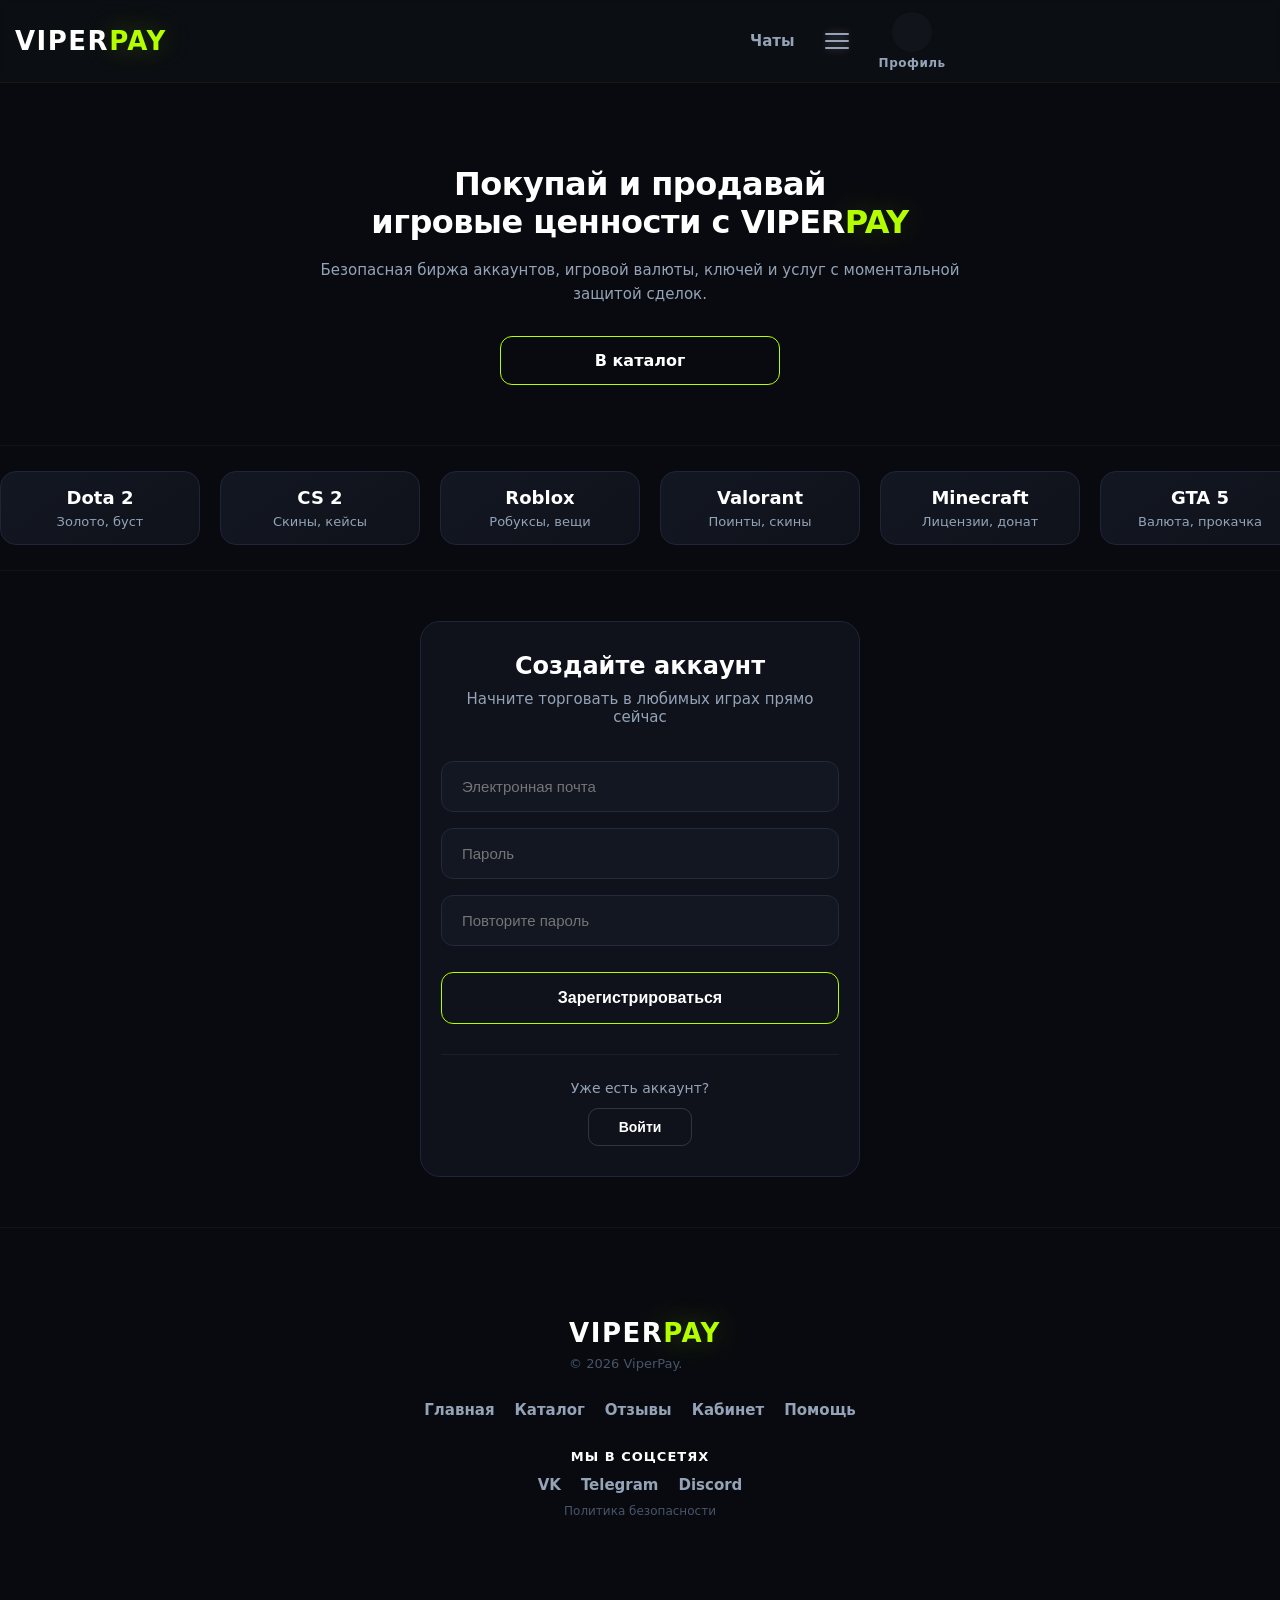
<file: index.html>
<!DOCTYPE html>
<html lang="ru">
<head>
    <meta charset="UTF-8">
    <meta name="viewport" content="width=device-width, initial-scale=1.0">
    <meta name="view-transition" content="same-origin">
    <title>ViperPay — Биржа игровых аккаунтов</title>
    <link rel="stylesheet" href="style.css">
</head>
<body>

    <header class="header">
        <div class="wrap">
            <!-- Логотип (чистый текст) -->
            <a href="index.html" class="logo">VIPER<span>PAY</span></a>
            
            <!-- Правая сторона: Чаты // Бургер // Профиль -->
            <div class="header-right">
                
                <!-- Обычная текстовая ссылка на чаты -->
                <a href="chats.html" class="header-chats">Чаты</a>

                <!-- Кнопка бургера -->
                <button class="burger" id="burgerBtn" aria-label="Открыть меню">
                    <span></span>
                    <span></span>
                    <span></span>
                </button>

                <!-- Ссылка на профиль (аккаунт) -->
                <a href="akk.html" class="header-avatar-link">
                    <div class="avatar-holder">
                        <div class="user-avatar-circle"></div>
                        <span class="avatar-label">Профиль</span>
                    </div>
                </a>

            </div>

            <nav class="nav" id="navMenu">
                <div class="menu-links">
                    <a href="akk.html" class="link">Аккаунт</a>
                    <a href="catalog.html"></a>
                    <a href="help.html" class="link">Помощь</a>
                    <a href="feedback.html" class="link">Отзывы</a>
                    <a href="about.html" class="link">О нас</a>
                </div>
            </nav>
            
            <div class="menu-overlay" id="menuOverlay"></div>
        </div>
    </header>


    <main class="main">
        
        <!-- Главный баннер -->
        <section class="hero">
          <div class="box">
             <h1>Покупай и продавай <br> игровые ценности с VIPER<span>PAY</span></h1>
             <p>Безопасная биржа аккаунтов, игровой валюты, ключей и услуг с моментальной защитой сделок.</p>
             <a href="catalog.html" class="btn-hero">В каталог</a>
          </div>
        </section>
       
        <!-- Бегущая строка с играми -->
        <section class="games">
            <div class="line">
                <div class="track">
                    <div class="item"><h3>Dota 2</h3><p>Золото, буст</p></div>
                    <div class="item"><h3>CS 2</h3><p>Скины, кейсы</p></div>
                    <div class="item"><h3>Roblox</h3><p>Робуксы, вещи</p></div>
                    <div class="item"><h3>Valorant</h3><p>Поинты, скины</p></div>
                    <div class="item"><h3>Minecraft</h3><p>Лицензии, донат</p></div>
                    <div class="item"><h3>GTA 5</h3><p>Валюта, прокачка</p></div>
                    <div class="item"><h3>Fortnite</h3><p>В-баксы, коды</p></div>
                    <div class="item"><h3>PUBG</h3><p>UC, аккаунты</p></div>
                </div>
                <!-- Дубликат трека для непрерывной анимации -->
                <div class="track">
                    <div class="item"><h3>Dota 2</h3><p>Золото, буст</p></div>
                    <div class="item"><h3>CS 2</h3><p>Скины, кейсы</p></div>
                    <div class="item"><h3>Roblox</h3><p>Робуксы, вещи</p></div>
                    <div class="item"><h3>Valorant</h3><p>Поинты, скины</p></div>
                    <div class="item"><h3>Minecraft</h3><p>Лицензии, донат</p></div>
                    <div class="item"><h3>GTA 5</h3><p>Валюта, прокачка</p></div>
                    <div class="item"><h3>Fortnite</h3><p>В-баксы, коды</p></div>
                    <div class="item"><h3>PUBG</h3><p>UC, аккаунты</p></div>
                </div>
            </div>
        </section>

        <!-- Секция Авторизации/Регистрации -->
        <section class="auth">
            <div class="form-container">
                <h1>Создайте аккаунт</h1>
                <p class="subtitle">Начните торговать в любимых играх прямо сейчас</p>
                
                <form action="#" method="POST" class="auth-form">
                    <input type="email" placeholder="Электронная почта" required>
                    <input type="password" placeholder="Пароль" required>
                    <input type="password" placeholder="Повторите пароль" required>
                    <button type="submit" class="submit">Зарегистрироваться</button>
                </form>

                <div class="login-prompt">
                    <span>Уже есть аккаунт?</span>
                    <button type="button" class="btn-login-toggle">Войти</button>
                </div>
            </div>
        </section>

    </main>

    <footer class="footer">
        <div class="wrap">
            <div class="info">
                <a href="index.html" class="logo">VIPER<span>PAY</span></a>
                <p class="copy">© 2026 ViperPay.</p>
            </div>
            
            <div class="pages">
                <a href="index.html">Главная</a>
                <a href="catalog.html">Каталог</a>
                <a href="feedback.html">Отзывы</a>
                <a href="akk.html">Кабинет</a>
                <a href="help.html">Помощь</a>
            </div>

            <div class="social">
                <h4>Мы в соцсетях</h4>
                <div class="icons">
                    <a href="#">VK</a>
                    <a href="#">Telegram</a>
                    <a href="#">Discord</a>
                </div>
                <a href="#" class="policy">Политика безопасности</a>
            </div>
        </div>
    </footer>
    
   <script src="index.js"></script>
</body>
</html>
</file>
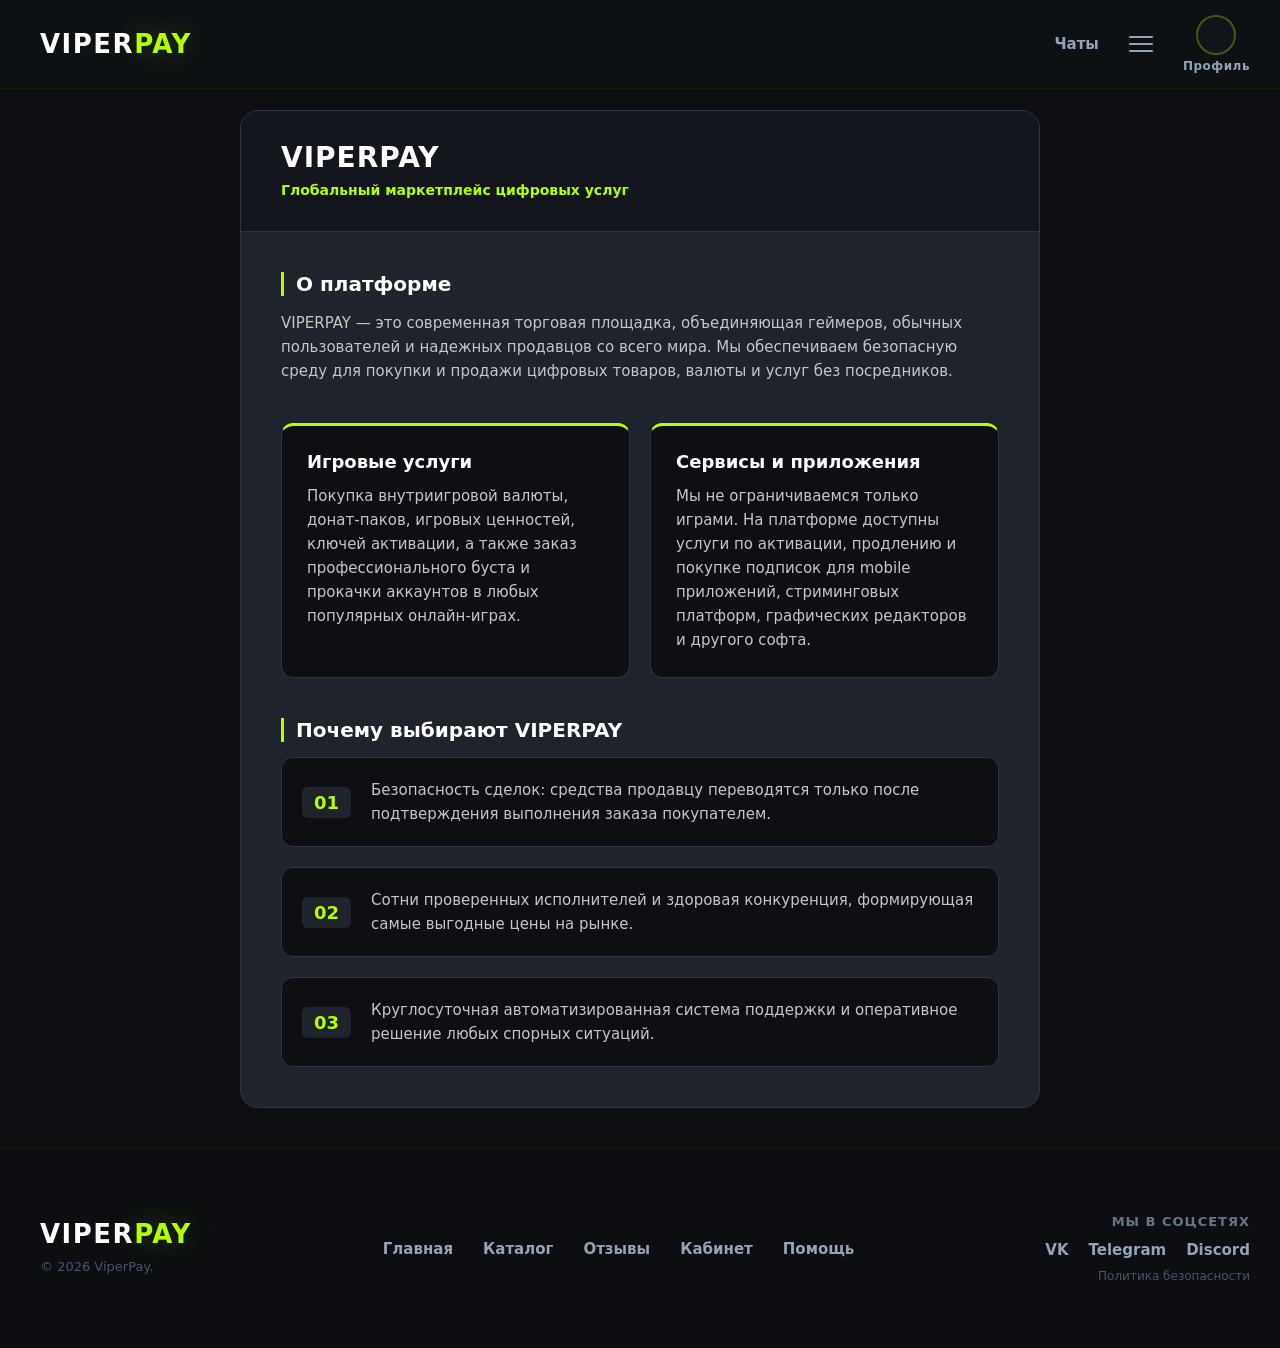
<file: about.html>
<!DOCTYPE html>
<html lang="ru">
<head>
    <meta charset="UTF-8">
    <meta name="viewport" content="width=device-width, initial-scale=1.0">
    <title>О проекте VIPERPAY</title>
    <link rel="stylesheet" href="about.css">
</head>
<body>
   
    <header class="header">
        <div class="wrap">
            
            <a href="index.html" class="logo">VIPER<span>PAY</span></a>
            
       
            <div class="header-right">
                
              
                <a href="chats.html" class="header-chats">Чаты</a>

              
                <button class="burger" id="burgerBtn" aria-label="Открыть меню">
                    <span></span>
                    <span></span>
                    <span></span>
                </button>

              
                <a href="akk.html" class="header-avatar-link">
                    <div class="avatar-holder">
                        <div class="user-avatar-circle"></div>
                        <span class="avatar-label">Профиль</span>
                    </div>
                </a>

            </div>

          
            <nav class="nav" id="navMenu">
                <div class="menu-links">
                    <a href="akk.html" class="link">Аккаунт</a>
                    <a href="help.html" class="link">Помощь</a>
                    <a href="feedback.html" class="link">Отзывы</a>
                    <a href="about.html" class="link">О нас</a>
                </div>
            </nav>

     
            <div class="menu-overlay" id="menuOverlay"></div>
        </div>
    </header>


    <main class="main-content">
        <div class="about-container">
            
            <div class="about-header">
                <h1>VIPERPAY</h1>
                <p class="brand-tagline">Глобальный маркетплейс цифровых услуг</p>
            </div>

            <div class="about-content">
                <div class="intro-section">
                    <h2>О платформе</h2>
                    <p>VIPERPAY — это современная торговая площадка, объединяющая геймеров, обычных пользователей и надежных продавцов со всего мира. Мы обеспечиваем безопасную среду для покупки и продажи цифровых товаров, валюты и услуг без посредников.</p>
                </div>

                <div class="features-grid">
                    <div class="feature-card">
                        <h3>Игровые услуги</h3>
                        <p>Покупка внутриигровой валюты, донат-паков, игровых ценностей, ключей активации, а также заказ профессионального буста и прокачки аккаунтов в любых популярных онлайн-играх.</p>
                    </div>

                    <div class="feature-card app-card">
                        <h3>Сервисы и приложения</h3>
                        <p>Мы не ограничиваемся только играми. На платформе доступны услуги по активации, продлению и покупке подписок для mobile приложений, стриминговых платформ, графических редакторов и другого софта.</p>
                    </div>
                </div>

                <div class="advantages-section">
                    <h2>Почему выбирают VIPERPAY</h2>
                    <div class="adv-list">
                        <div class="adv-item">
                            <span class="adv-num">01</span>
                            <p>Безопасность сделок: средства продавцу переводятся только после подтверждения выполнения заказа покупателем.</p>
                        </div>
                        <div class="adv-item">
                            <span class="adv-num">02</span>
                            <p>Сотни проверенных исполнителей и здоровая конкуренция, формирующая самые выгодные цены на рынке.</p>
                        </div>
                        <div class="adv-item">
                            <span class="adv-num">03</span>
                            <p>Круглосуточная автоматизированная система поддержки и оперативное решение любых спорных ситуаций.</p>
                        </div>
                    </div>
                </div>
            </div>

        </div>
    </main>

     
    <footer class="footer">
        <div class="wrap">
            <div class="info">
                <a href="index.html" class="logo">VIPER<span>PAY</span></a>
                <p class="copy">© 2026 ViperPay.</p>
            </div>
            
            <div class="pages">
                <a href="index.html">Главная</a>
                <a href="catalog.html">Каталог</a>
                <a href="feedback.html">Отзывы</a>
                <a href="akk.html">Кабинет</a>
                <a href="help.html">Помощь</a>
            </div>

            <div class="social">
                <h4>Мы в соцсетях</h4>
                <div class="icons">
                    <a href="#">VK</a>
                    <a href="#">Telegram</a>
                    <a href="#">Discord</a>
                </div>
                <a href="#" class="policy">Политика безопасности</a>
            </div>
        </div>
    </footer>

    <script src="about.js"></script>

</body>
</html>
</file>
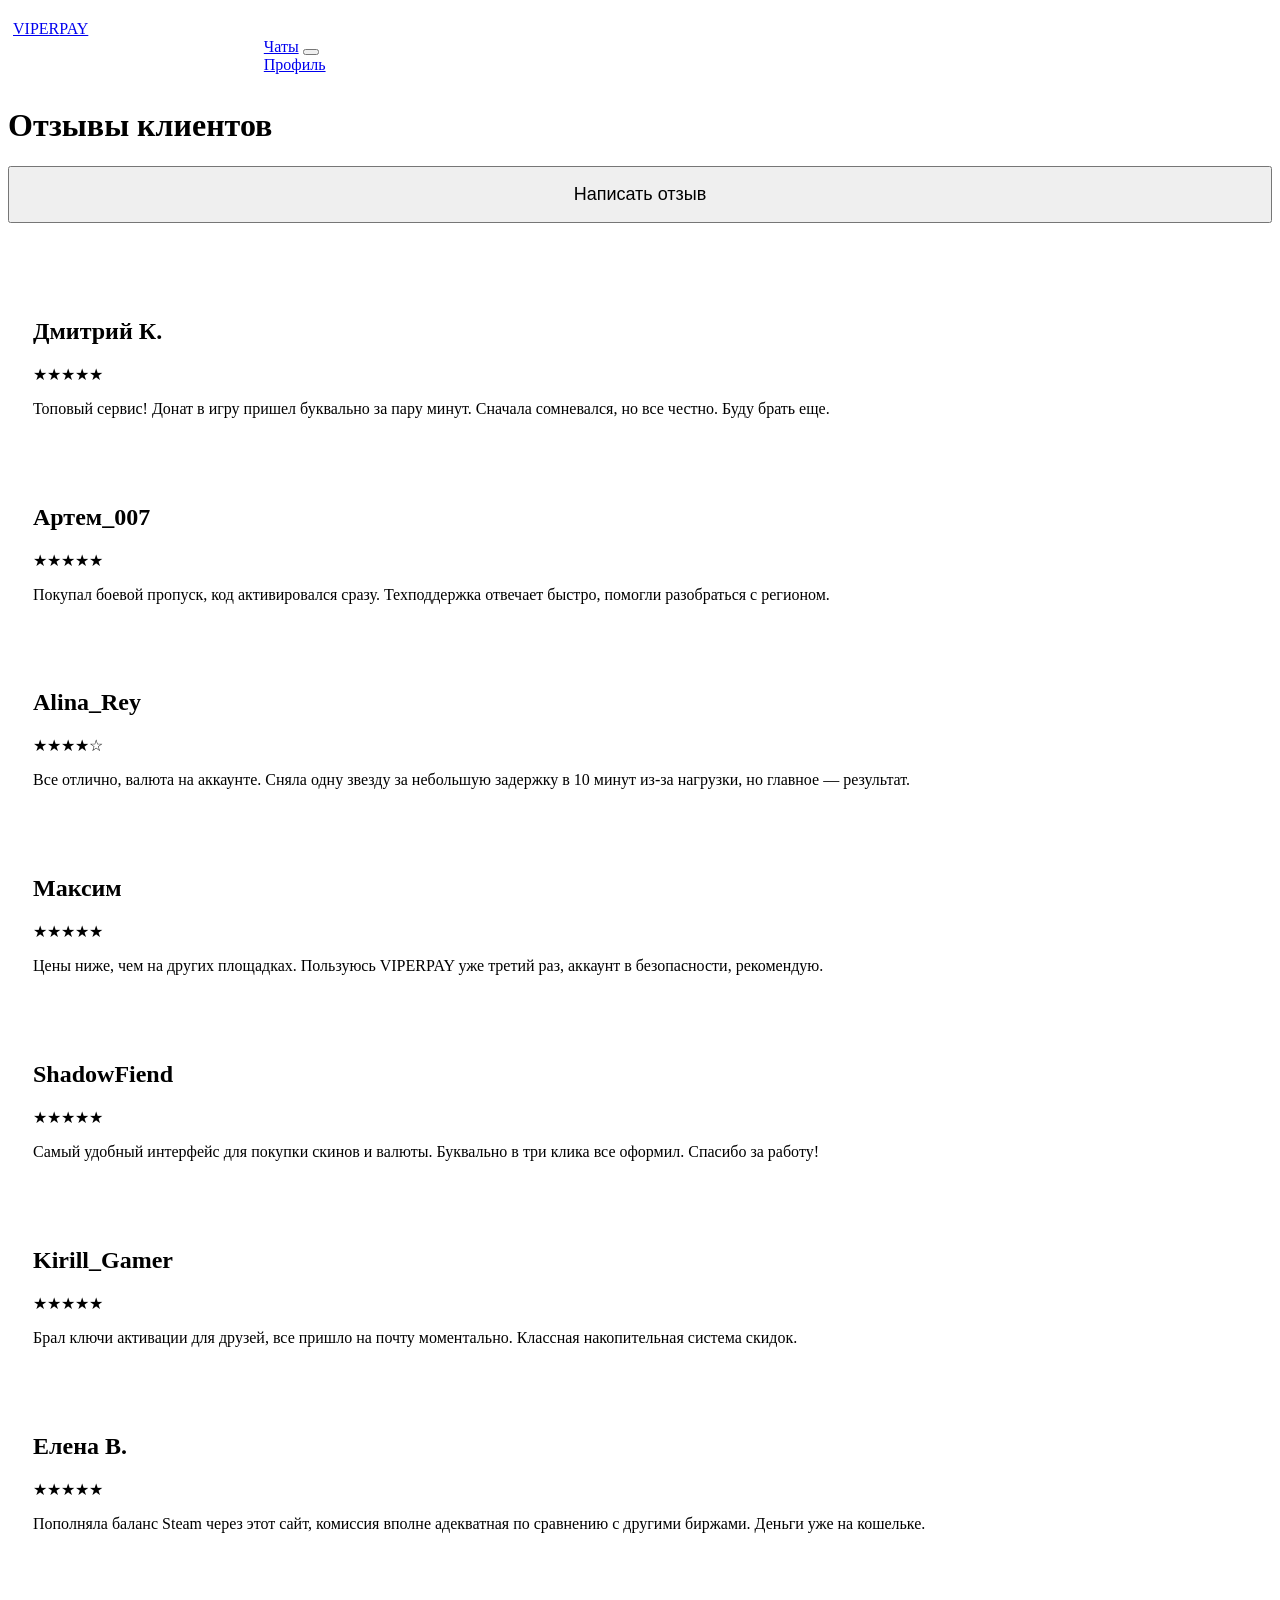
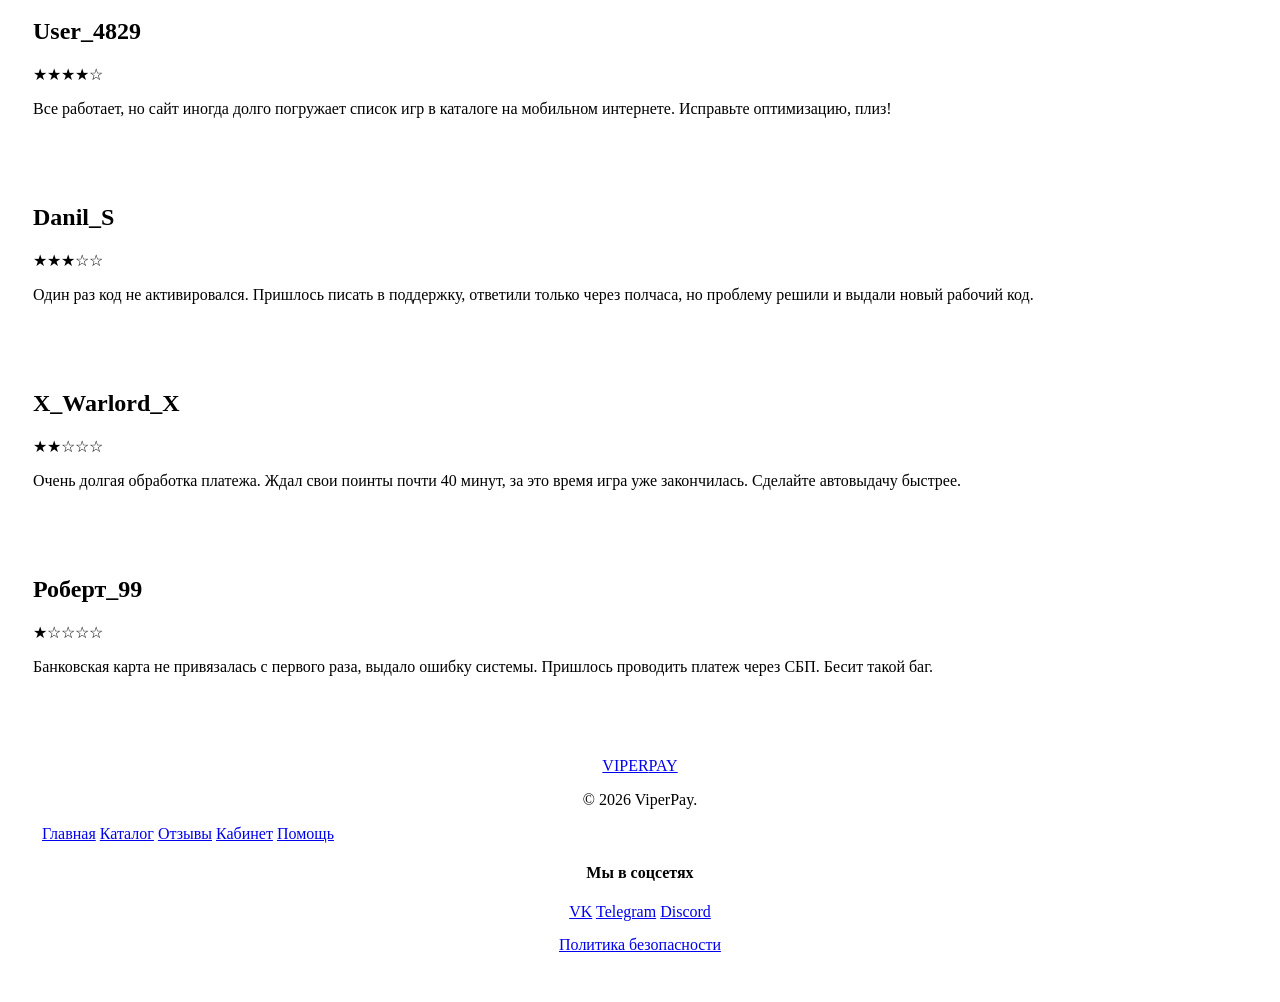
<file: feedback.html>
<!DOCTYPE html>
<html lang="ru">
<head>
  <meta charset="UTF-8">
  <meta name="viewport" content="width=device-width, initial-scale=1.0">
  <title>VIPERPAY — Отзывы</title>
  <link rel="stylesheet" href="feedback.css">
</head>
<body>

 <header class="header">
        <div class="wrap">
            <!-- Логотип (чистый текст) -->
            <a href="index.html" class="logo">VIPER<span>PAY</span></a>
            
            <!-- Правая сторона: Чаты // Бургер // Профиль -->
            <div class="header-right">
                
                <!-- Обычная текстовая ссылка на чаты -->
                <a href="chats.html" class="header-chats">Чаты</a>

                <!-- Кнопка бургера -->
                <button class="burger" id="burgerBtn" aria-label="Открыть меню">
                    <span></span>
                    <span></span>
                    <span></span>
                </button>

                <!-- Ссылка на профиль (аккаунт) -->
                <a href="akk.html" class="header-avatar-link">
                    <div class="avatar-holder">
                        <div class="user-avatar-circle"></div>
                        <span class="avatar-label">Профиль</span>
                    </div>
                </a>

            </div>

            <nav class="nav" id="navMenu">
                <div class="menu-links">
                    <a href="akk.html" class="link">Аккаунт</a>
                    <a href="catalog.html"></a>
                    <a href="help.html" class="link">Помощь</a>
                    <a href="feedback.html" class="link">Отзывы</a>
                    <a href="#about" class="link">О нас</a>
                </div>
            </nav>
            
            <div class="menu-overlay" id="menuOverlay"></div>
        </div>
  </header>


  <div class="main-wrapper">
    <main class="feedback-container">
      <div class="feedback-header-row">
        <h1 class="feedback-title">Отзывы клиентов</h1>
        <button class="btn-write-review">Написать отзыв</button>
      </div>
      
      <section class="feedback">
        
        <div class="client-review">
          <div class="review-header">
            <div class="client-info">
              <h2>Дмитрий К.</h2>
              <span class="rating">★★★★★</span>
            </div>
          </div>
          <p class="review-text">Топовый сервис! Донат в игру пришел буквально за пару минут. Сначала сомневался, но все честно. Буду брать еще.</p>
        </div>

        <div class="client-review">
          <div class="review-header">
            <div class="client-info">
              <h2>Артем_007</h2>
              <span class="rating">★★★★★</span>
            </div>
          </div>
          <p class="review-text">Покупал боевой пропуск, код активировался сразу. Техподдержка отвечает быстро, помогли разобраться с регионом.</p>
        </div>

        <div class="client-review">
          <div class="review-header">
            <div class="client-info">
              <h2>Alina_Rey</h2>
              <span class="rating">★★★★☆</span>
            </div>
          </div>
          <p class="review-text">Все отлично, валюта на аккаунте. Сняла одну звезду за небольшую задержку в 10 минут из-за нагрузки, но главное — результат.</p>
        </div>

        <div class="client-review">
          <div class="review-header">
            <div class="client-info">
              <h2>Максим</h2>
              <span class="rating">★★★★★</span>
            </div>
          </div>
          <p class="review-text">Цены ниже, чем на других площадках. Пользуюсь VIPERPAY уже третий раз, аккаунт в безопасности, рекомендую.</p>
        </div>

        <div class="client-review">
          <div class="review-header">
            <div class="client-info">
              <h2>ShadowFiend</h2>
              <span class="rating">★★★★★</span>
            </div>
          </div>
          <p class="review-text">Самый удобный интерфейс для покупки скинов и валюты. Буквально в три клика все оформил. Спасибо за работу!</p>
        </div>

        <div class="client-review">
          <div class="review-header">
            <div class="client-info">
              <h2>Kirill_Gamer</h2>
              <span class="rating">★★★★★</span>
            </div>
          </div>
          <p class="review-text">Брал ключи активации для друзей, все пришло на почту моментально. Классная накопительная система скидок.</p>
        </div>

        <div class="client-review">
          <div class="review-header">
            <div class="client-info">
              <h2>Елена В.</h2>
              <span class="rating">★★★★★</span>
            </div>
          </div>
          <p class="review-text">Пополняла баланс Steam через этот сайт, комиссия вполне адекватная по сравнению с другими биржами. Деньги уже на кошельке.</p>
        </div>

        <div class="client-review">
          <div class="review-header">
            <div class="client-info">
              <h2>User_4829</h2>
              <span class="rating">★★★★☆</span>
            </div>
          </div>
          <p class="review-text">Все работает, но сайт иногда долго погружает список игр в каталоге на мобильном интернете. Исправьте оптимизацию, плиз!</p>
        </div>

        <div class="client-review">
          <div class="review-header">
            <div class="client-info">
              <h2>Danil_S</h2>
              <span class="rating">★★★☆☆</span>
            </div>
          </div>
          <p class="review-text">Один раз код не активировался. Пришлось писать в поддержку, ответили только через полчаса, но проблему решили и выдали новый рабочий код.</p>
        </div>

        <div class="client-review">
          <div class="review-header">
            <div class="client-info">
              <h2>X_Warlord_X</h2>
              <span class="rating">★★☆☆☆</span>
            </div>
          </div>
          <p class="review-text">Очень долгая обработка платежа. Ждал свои поинты почти 40 минут, за это время игра уже закончилась. Сделайте автовыдачу быстрее.</p>
        </div>

        <div class="client-review">
          <div class="review-header">
            <div class="client-info">
              <h2>Роберт_99</h2>
              <span class="rating">★☆☆☆☆</span>
            </div>
          </div>
          <p class="review-text">Банковская карта не привязалась с первого раза, выдало ошибку системы. Пришлось проводить платеж через СБП. Бесит такой баг.</p>
        </div>

      </section>
    </main>

    <footer class="footer">
        <div class="wrap">
            <div class="info">
                <a href="index.html" class="logo">VIPER<span>PAY</span></a>
                <p class="copy">© 2026 ViperPay.</p>
            </div>
            
            <div class="pages">
                <a href="index.html">Главная</a>
                <a href="catalog.html">Каталог</a>
                <a href="feedback.html">Отзывы</a>
                <a href="akk.html">Кабинет</a>
                <a href="help.html">Помощь</a>
            </div>

            <div class="social">
                <h4>Мы в соцсетях</h4>
                <div class="icons">
                    <a href="#">VK</a>
                    <a href="#">Telegram</a>
                    <a href="#">Discord</a>
                </div>
                <a href="#" class="policy">Политика безопасности</a>
            </div>
        </div>
    </footer>
  </div>

  <script src="feedback.js"></script>
  
</body>
</html>
</file>
<file: style.css>
/* ==========================================================================
   1. ОБЩИЕ НАСТРОЙКИ И ПЕРЕМЕННЫЕ
   ========================================================================== */
* {
    margin: 0;
    padding: 0;
    box-sizing: border-box;
}

html {
    scroll-behavior: smooth;
}

body {
    background-color: #090a0f; /* Чистый глубокий темный цвет без градиентов */
    color: #e2e8f0;
    font-family: system-ui, -apple-system, sans-serif;
    overflow-x: hidden;
    min-height: 100vh;
}

.header {
    background-color: rgba(17, 20, 26, 0.4); 
    backdrop-filter: blur(3px); 
    -webkit-backdrop-filter: blur(3px); 
    border-bottom: 1px solid rgba(179, 255, 0, 0.05);
    
    position: fixed;
    top: 0;
    left: 0;
    
    /* ИСПОЛЬЗУЕМ 100vw вместо 100%, чтобы хедер учитывал полосу прокрутки точно так же, как футер */
    width: 100vw; 
    z-index: 100;
}


/* Расталкиваем логотип влево, а элементы вправо */
.header .wrap {
    max-width: 1400px;
    margin: 0 auto;
    display: flex;
    justify-content: space-between; 
    align-items: center;
    width: 100%;
    box-sizing: border-box;
}

/* Правый блок: элементы идут ровно друг за другом */
.header-right {
    display: flex;
    align-items: center;
    gap: 30px; 
    margin-left: 75%;
}

/* Ссылка Чаты — теперь это просто красивый чистый текст */
.header-chats {
    color: #94a3b8;
    text-decoration: none;
    font-weight: 600;
    font-size: 15px;
    transition: color 0.3s ease;
    white-space: nowrap;
}

.header-chats:hover {
    color: #b3ff00;
}

/* Кнопка бургера (три полоски) */
.burger {
    display: flex;
    flex-direction: column;
    justify-content: space-between;
    width: 24px;
    height: 16px;
    background: transparent;
    border: none;
    cursor: pointer;
    z-index: 110; 
    padding: 0;
    flex-shrink: 0; 
}

.burger span {
    display: block;
    width: 100%;
    height: 2px;
    background-color: #94a3b8; 
    box-shadow: 0 0 8px rgba(236, 236, 236, 0.322);
    border-radius: 2px;
    transition: all 0.3s ease;
}

.burger:hover span {
    background-color: #b3ff00; 
}

/* Если меню уже открыто (активно), то крестик тоже горит зеленым */
.burger.active span {
    background-color: #b3ff00;
    box-shadow: 0 0 10px #b3ff00;
}

/* Анимация превращения в крестик */
.burger.active span:nth-child(1) { transform: translateY(7px) rotate(45deg); }
.burger.active span:nth-child(2) { opacity: 0; transform: translateX(-5px); }
.burger.active span:nth-child(3) { transform: translateY(-7px) rotate(-45deg); }

/* Блок профиля (кружок + текст под ним) */
.header-avatar-link {
    text-decoration: none;
    z-index: 110;
    display: block;
}

.avatar-holder {
    display: flex;
    flex-direction: column;
    align-items: center;
    gap: 4px; 
}

/* Простой CSS кружок под аватарку */
.user-avatar-circle {
    width: 40px;
    height: 40px;
    border-radius: 50%;
    border: 2px solid rgba(179, 255, 0, 0);
    background: #11141a;
    transition: all 0.3s ease;
}

/* Текст Профиль строго под кружком */
.avatar-label {
    color: #94a3b8;
    font-size: 12px;
    font-weight: 600;
    letter-spacing: 0.5px;
    transition: color 0.3s ease;
    white-space: nowrap;
}

/* Ховеры на профиль */
.header-avatar-link:hover .user-avatar-circle {
    border-color: #b3ff00;
    box-shadow: 0 0 10px rgba(179, 255, 0, 0.4);
}

.header-avatar-link:hover .avatar-label {
    color: #b3ff00;
}

.nav {
    position: fixed;
    top: 90px;
    right: -340px; 
    left: auto;
    width: 300px;
    height: auto;
    max-height: calc(100vh - 110px);
    background-color: #11141a;
    border: 1px solid rgba(179, 255, 0, 0.08);
    border-radius: 20px;
    display: flex;
    flex-direction: column;
    justify-content: center;
    align-items: center;
    z-index: 105;
    opacity: 0;
    pointer-events: none;
    transition: transform 0.4s cubic-bezier(0.25, 1, 0.5, 1), opacity 0.3s ease;
    box-shadow: -10px 0 30px rgba(0, 0, 0, 0.5);
    padding: 30px 20px;
}

.nav.active {
    opacity: 1;
    pointer-events: all;
    transform: translateX(-360px); 
}

.menu-links {
    display: flex;
    flex-direction: column;
    align-items: center;
    gap: 10px !important;
}

.nav .link {
    color: #94a3b8;
    text-decoration: none;
    font-weight: 700;
    font-size: 20px; 
    transition: all 0.3s ease;
    margin: 0 !important;
    padding: 5px 0 !important;
}

.nav .link:hover {
    color: #b3ff00;
}

.menu-links {
    display: flex;
    flex-direction: column;
    align-items: center;
    gap: 25px;
}

.nav .link {
    color: #94a3b8;
    text-decoration: none;
    font-weight: 700;
    font-size: 26px; 
    transition: all 0.3s ease;
}

.nav .link:hover {
    color: #b3ff00;
}

/* Логотип в шапке и футере с отступом 10px слева */
.logo {
    font-size: 26px;
    font-weight: 900;
    color: #ffffff;
    text-decoration: none;
    letter-spacing: 1.5px;
    flex-shrink: 0; 
    margin-left: 10px; /* Тот самый отступ 10px, чтобы не липло к краям */
}

.logo span {
    color: #b3ff00;
    text-shadow: 0 0 30px rgba(179, 255, 0, 0.3);
}

/* Меню навигации в шапке */
.nav {
    display: flex;
    gap: 25px; 
    flex-wrap: nowrap; 
}

.link {
    color: #94a3b8;
    text-decoration: none;
    font-weight: 600;
    font-size: 15px;
    transition: color 0.3s ease;
    white-space: nowrap; 
}

.link:hover {
    color: #b3ff00;
}

/* ==========================================================================
   3. ОСНОВНОЙ КОНТЕНТ (MAIN)
   ========================================================================== */
.main {
    margin-top: 73px;
}

/* Секция Hero */
.hero {
    padding: 120px 40px;
    text-align: center;
    border-bottom: 1px solid rgba(255, 255, 255, 0.03);
}

.hero h1 {
    font-size: 48px;
    color: #ffffff;
    margin-bottom: 24px;
    font-weight: 900;
    letter-spacing: -0.5px;
    line-height: 1.2;
}

.hero h1 span {
    color: #b3ff00;
    text-shadow: 0 0 30px rgba(179, 255, 0, 0.2);
}

.hero p {
    max-width: 650px;
    margin: 0 auto 40px;
    font-size: 18px;
    color: #94a3b8;
    line-height: 1.6;
}

/* Кнопка "В каталог" */
.btn-hero {
    display: inline-block;
    background: transparent;
    color: #ffffff;
    text-decoration: none;
    padding: 14px 36px;
    border-radius: 12px;
    font-size: 16px;
    font-weight: 700;
    border: 1px solid #b3ff00;
    text-align: center;
    transition: all 0.7s cubic-bezier(0.25, 1, 0.5, 1);
}

.btn-hero:hover {
    background: transparent; 
    color: #ffffff; 
    border-color: #b3ff00;
    padding: 14px 50px; 
    transform: scale(1.05); 
    animation: pulse-neon 2s infinite alternate ease-in-out; 
}

/* ==========================================================================
   4. БЕГУЩАЯ СТРОКА (GAMES)
   ========================================================================== */
.games {
    width: 100%;
    padding: 40px 0;
    background-color: #090a0f;
    overflow: hidden; 
    position: relative;
}

.games .line {
    display: flex;
    width: max-content;  
}

.games .track {
    display: flex;
    gap: 20px;
    padding-right: 20px;
    animation: scroll 30s linear infinite;
}

.games .item {
    background: linear-gradient(145deg, #131722, #0f121a);
    border: 1px solid #1e2538;
    padding: 20px 30px;
    border-radius: 16px;
    min-width: 240px; 
    text-align: center;
    transition: all 0.4s cubic-bezier(0.16, 1, 0.3, 1);
}

.games .item:hover {
    border-color: #b3ff00;
    transform: translateY(-5px);
    box-shadow: 0 10px 25px rgba(0, 0, 0, 0.3), 0 0 20px rgba(179, 255, 0, 0.05);
}

.games .item h3 {
    color: #ffffff;
    margin-bottom: 6px;
    font-size: 18px;
    font-weight: 700;
}

.games .item p {
    font-size: 13px;
    color: #94a3b8;
}

/* ==========================================================================
   5. АВТОРИЗАЦИЯ И РЕГИСТРАЦИЯ (AUTH)
   ========================================================================== */
.auth {
    background-color: #090a0f; /* Заливаем чистым цветом сайта, чтобы убрать белесость */
    padding: 90px 40px 120px 40px; 
    border-top: 1px solid rgba(255, 255, 255, 0.03);
    position: relative;
}

.form-container {
    max-width: 440px;
    margin: 0 auto;
    text-align: center;
    background: #0f121a;
    padding: 40px 30px;
    border-radius: 24px;
    border: 1px solid #1e2538;
}

.auth h1 {
    font-size: 30px;
    color: #ffffff;
    font-weight: 800;
    margin-bottom: 10px;
}

.auth .subtitle {
    margin-bottom: 35px;
    font-size: 15px;
    color: #94a3b8;
}

.auth-form input {
    width: 100%;
    padding: 16px 20px;
    background-color: #131722;
    border: 1px solid #22293a;
    border-radius: 12px;
    color: #ffffff;
    margin-bottom: 16px;
    font-size: 15px;
    outline: none;
    transition: all 0.3s ease;
}

.auth-form input:focus {
    border-color: #b3ff00;
    box-shadow: 0 0 20px rgba(179, 255, 0, 0.1);
}

.submit {
    width: 100%;
    background: transparent;
    color: #ffffff;
    border: 1px solid #b3ff00;
    padding: 16px;
    border-radius: 12px;
    font-size: 16px;
    font-weight: 700;
    cursor: pointer;
    transition: all 0.7s cubic-bezier(0.25, 1, 0.5, 1);
    margin-top: 10px;
}

.submit:hover {
    background: transparent;
    color: #ffffff;
    border-color: #b3ff00;
    transform: scale(1.03);
    animation: pulse-neon 2s infinite alternate ease-in-out;
}

.login-prompt {
    margin-top: 30px;
    border-top: 1px solid rgba(255, 255, 255, 0.05);
    padding-top: 25px;
}

.login-prompt span {
    display: block;
    font-size: 14px;
    color: #94a3b8;
    margin-bottom: 12px;
}

.btn-login-toggle {
    background: transparent;
    color: #ffffff;
    border: 1px solid rgba(255, 255, 255, 0.15);
    padding: 10px 30px;
    border-radius: 10px;
    font-size: 14px;
    font-weight: 600;
    cursor: pointer;
    transition: all 0.7s cubic-bezier(0.25, 1, 0.5, 1);
}

.btn-login-toggle:hover {
    border-color: #b3ff00;
    color: #ffffff;
    transform: scale(1.05);
    animation: pulse-neon 2s infinite alternate ease-in-out;
}

/* ==========================================================================
   6. ПОДВАЛ САЙТА (FOOTER)
   ========================================================================== */
.footer {
    background-color: rgba(9, 10, 15, 0.15);
    border-top: 1px solid rgba(179, 255, 0, 0.05); 
    padding: 50px 0;
    position: relative;
    
    /* Тоже явно задаем 100vw для полной синхронизации */
    width: 100vw;
}
.header .wrap, .footer .wrap {
    max-width: 1400px;
    margin: 0 auto;
    padding: 15px 30px; 
    box-sizing: border-box; /* Защита от вылетов */
}


.footer .wrap {
    max-width: 1400px;
    margin: 0 auto;
    padding: 0 30px; 
    display: flex;
    justify-content: space-between;
    align-items: center; 
    gap: 40px;
}

/* Фиксируем блок логотипа в футере слева */
.info {
    flex-shrink: 0;
    display: flex;
    flex-direction: column;
    align-items: flex-start;
}

/* Смещаем копирайт под логотипом, чтобы он тоже не лип */
.copy {
    margin-top: 8px;
    font-size: 13px;
    color: #475569;
    margin-left: 10px; 
}

.footer h4 {
    color: #ffffff;
    margin-bottom: 15px;
    font-weight: 700;
}

/* Левый блок футера (логотип жестко зафиксирован) */
.info {
    flex-shrink: 0;
}

/* Центральный блок: ссылки СТРОГО В СТРОКУ */
.footer .pages {
    display: flex;
    flex-direction: row; 
    gap: 30px; 
    justify-content: center;
    align-items: center;
    flex-grow: 1; 
}

.footer .pages a {
    color: #94a3b8;
    text-decoration: none;
    font-size: 15px;
    font-weight: 600;
    transition: color 0.3s ease, transform 0.3s ease;
    white-space: nowrap;
}

.footer .pages a:hover {
    color: #b3ff00;
    transform: translateY(-1px);
}

/* Правый блок футера */
.social {
    display: flex;
    flex-direction: column;
    align-items: flex-end; 
    gap: 10px;
    flex-shrink: 0;
}

.footer .social h4 {
    color: #ffffff;
    font-size: 13px;
    text-transform: uppercase;
    letter-spacing: 1px;
    margin-bottom: 2px;
}

.icons {
    display: flex;
    gap: 20px;
    margin-bottom: 0; 
}

.icons a {
    color: #94a3b8; /* Спокойный серый цвет в тон тексту страниц */
    text-decoration: none;
    font-size: 15px;
    font-weight: 600;
    transition: color 0.3s ease, text-shadow 0.3s ease, transform 0.3s ease;
}

.icons a:hover {
    color: #b3ff00; /* При наведении взрывается фирменным кислотным */
    text-shadow: 0 0 15px rgba(179, 255, 0, 0.6); /* Аккуратный неоновый отсвет */
    transform: translateY(-2px); /* Легкий интерактивный подскок вверх */
}
.policy {
    font-size: 12px;
    color: #475569;
    text-decoration: none;
    transition: color 0.3s;
}

.policy:hover {
    color: #94a3b8;
}

/* ==========================================================================
   7. АНИМАЦИИ И МОБИЛЬНАЯ АДАПТАЦИЯ (Окончание файла)
   ========================================================================== */
@keyframes scroll {
    0% { transform: translateX(0); }
    100% { transform: translateX(-100%); } 
}

@keyframes pulse-neon {
    0% { box-shadow: 0 0 10px rgba(179, 255, 0, 0.3), inset 0 0 5px rgba(179, 255, 0, 0.2); }
    100% { box-shadow: 0 0 25px rgba(179, 255, 0, 0.8), inset 0 0 10px rgba(179, 255, 0, 0.4); }
}

/* ==========================================================================
   ПОЛНЫЙ И ИСПРАВЛЕННЫЙ АДАПТИВ ДЛЯ МОБИЛОК (768px)
   ========================================================================== */
@media (max-width: 1787px) {
    /* Шапка сайта */
    .header .wrap {
        padding: 12px 5px !important; /* Уменьшили отступ с 20px до 5px, чтобы элементы ушли к краям дисплея */
        width: 100%;
        box-sizing: border-box;
    }
    
    .header .left {
        flex-direction: row; 
        justify-content: space-between;
        align-items: center;
    }

    /* Жестко двигаем элементы хедера вправо на мобилках */
    .header-right {
        margin-left: 20% !important; 
    }

    /* Идеальная выезжающая рамочка меню на мобилках */
    .nav {
        position: fixed;   
        top: 80px; 
        right: -290px;
        left: auto;
        width: 260px;       
        height: auto;
        max-height: calc(100vh - 100px);
        padding: 30px 20px; 
        background-color: rgba(9, 10, 15, 0.95);
        backdrop-filter: blur(15px);
        -webkit-backdrop-filter: blur(15px);
        border: 1px solid rgba(255, 255, 255, 0.05);
        border-radius: 20px;
        z-index: 105;
        display: flex;
        flex-direction: column;
        justify-content: center;
        align-items: center;
        gap: 30px;
        opacity: 0;
        pointer-events: none;
        transition: transform 0.4s cubic-bezier(0.25, 1, 0.5, 1), opacity 0.3s ease;
        box-shadow: -10px 0 30px rgba(0, 0, 0, 0.5);
    }

    /* Состояние выезда меню на мобилках */
    .nav.active {
        opacity: 1;
        pointer-events: all;
        transform: translateX(-305px); 
    }

    .nav .link {
        font-size: 18px;
    }
    
    .menu-links {
        display: flex;
        flex-direction: column;
        align-items: center;
        gap: 20px;
    }

    /* Контентная зона */
    .main {
        margin-top: 105px;
    }

    /* Секция Hero */
    .hero {
        padding: 60px 20px;
    }

    .hero h1 {
        font-size: 32px;
        margin-bottom: 16px;
    }

    .hero p {
        font-size: 15px;
        margin-bottom: 30px;
    }

    .btn-hero {
        width: 100%;
        max-width: 280px;
        padding: 14px 24px;
    }
    
    .btn-hero:hover {
        padding: 14px 30px; 
    }

    /* Бегущая строка */
    .games {
        padding: 25px 0;
    }
    
    .games .item {
        min-width: 200px;
        padding: 15px 20px;
    }

    /* Авторизация */
    .auth {
        padding: 50px 20px;
    }

    .form-container {
        padding: 30px 20px;
        border-radius: 20px;
    }

    .auth h1 {
        font-size: 24px;
    }

    /* Подвал сайта */
    .footer .wrap {
        flex-direction: column;
        text-align: center;
        gap: 30px;
        padding: 40px 20px;
    }

    .footer .pages {
        flex-direction: row;
        flex-wrap: wrap; 
        justify-content: center;
        gap: 20px;
    }

    .footer .social {
        align-items: center;
    }
}
</file>
<file: about.css>
* {
    box-sizing: border-box;
    margin: 0;
    padding: 0;
    font-family: system-ui, sans-serif;
}

html, body {
    margin: 0;
    padding: 0;
    height: 100%;
    min-height: 100vh;
}

body {
    background-color: #0d0f12;
    color: #c5c6c7;
    display: flex;
    flex-direction: column; 
    min-height: 100vh;
    overflow-x: hidden; /* Жестко убирает горизонтальный скролл снизу */
}

* {
    margin: 0;
    padding: 0;
    box-sizing: border-box;
}

.header .wrap, .footer .wrap {
    max-width: 1400px;
    margin: 0 auto;
    padding: 15px 30px; 
    box-sizing: border-box;
}

.logo {
    font-size: 26px;
    font-weight: 900;
    color: #ffffff;
    text-decoration: none;
    letter-spacing: 1.5px;
    flex-shrink: 0; 
    margin-left: 10px; 
}

.logo span {
    color: #b3ff00;
    text-shadow: 0 0 30px rgba(179, 255, 0, 0.3);
}

.header {
    background-color: rgba(17, 20, 26, 0.4); 
    backdrop-filter: blur(3px); 
    -webkit-backdrop-filter: blur(3px); 
    border-bottom: 1px solid rgba(179, 255, 0, 0.05);
    position: fixed;
    top: 0;
    left: 0;
    width: 100vw; 
    z-index: 100;
}

.header .wrap {
    display: flex;
    justify-content: space-between; 
    align-items: center;
}

.header-right {
    display: flex;
    align-items: center;
    gap: 30px; 
}

.header-chats {
    color: #94a3b8;
    text-decoration: none;
    font-weight: 600;
    font-size: 15px;
    transition: color 0.3s ease;
    white-space: nowrap;
}

.header-chats:hover {
    color: #b3ff00;
}

.burger {
    display: flex;
    flex-direction: column;
    justify-content: space-between;
    width: 24px;
    height: 16px;
    background: transparent;
    border: none;
    cursor: pointer;
    z-index: 110; 
    padding: 0;
    flex-shrink: 0; 
}

.burger span {
    display: block;
    width: 100%;
    height: 2px;
    background-color: #94a3b8; 
    border-radius: 2px;
    transition: all 0.3s ease;
}

.burger:hover span {
    background-color: #b3ff00; 
    box-shadow: 0 0 10px #b3ff00, 0 0 20px rgba(179, 255, 0, 0.6);
}

.burger.active span {
    background-color: #b3ff00;
    box-shadow: 0 0 10px #b3ff00;
}

.burger.active span:nth-child(1) { transform: translateY(7px) rotate(45deg); }
.burger.active span:nth-child(2) { opacity: 0; transform: translateX(-5px); }
.burger.active span:nth-child(3) { transform: translateY(-7px) rotate(-45deg); }

.header-avatar-link {
    text-decoration: none;
    z-index: 110;
    display: block;
}

.avatar-holder {
    display: flex;
    flex-direction: column;
    align-items: center;
    gap: 4px; 
}

.user-avatar-circle {
    width: 40px;
    height: 40px;
    border-radius: 50%;
    border: 2px solid rgba(179, 255, 0, 0.3);
    background: #11141a;
    transition: all 0.3s ease;
}

.avatar-label {
    color: #94a3b8;
    font-size: 12px;
    font-weight: 600;
    letter-spacing: 0.5px;
    transition: color 0.3s ease;
    white-space: nowrap;
}

.header-avatar-link:hover .user-avatar-circle {
    border-color: #b3ff00;
    box-shadow: 0 0 10px rgba(179, 255, 0, 0.4);
}

.header-avatar-link:hover .avatar-label {
    color: #b3ff00;
}

.nav {
    position: fixed;
    top: 90px; 
    right: -340px; 
    left: auto; 
    width: 300px; 
    height: calc(100vh - 110px); 
    background-color: rgba(17, 20, 26, 0.6); 
    backdrop-filter: blur(20px);
    -webkit-backdrop-filter: blur(20px);
    border: 1px solid rgba(179, 255, 0, 0.08);
    border-radius: 20px;
    display: flex;
    flex-direction: column;
    justify-content: center;
    align-items: center;
    z-index: 105;
    opacity: 0;
    pointer-events: none;
    transition: transform 0.4s cubic-bezier(0.25, 1, 0.5, 1), opacity 0.3s ease;
    box-shadow: -10px 0 30px rgba(0, 0, 0, 0.5);
}

.nav.active {
    opacity: 1;
    pointer-events: all;
    transform: translateX(-360px); 
}

.menu-links {
    display: flex;
    flex-direction: column;
    align-items: center;
    gap: 25px;
}

.nav .link {
    color: #94a3b8;
    text-decoration: none;
    font-weight: 700;
    font-size: 20px; 
    transition: all 0.3s ease;
}

.nav .link:hover {
    color: #b3ff00;
    text-shadow: 0 0 10px rgba(179, 255, 0, 0.5);
    transform: translateX(3px);
}

.menu-overlay {
    position: fixed;
    top: 0;
    left: 0;
    width: 100vw;
    height: 100vh;
    background-color: rgba(0, 0, 0, 0.6); 
    z-index: 102; 
    opacity: 0;
    pointer-events: none;
    transition: opacity 0.4s ease;
}

.menu-overlay.active {
    opacity: 1;
    pointer-events: all;
}
.main-content {
    flex: 1;
    width: 100%;
    padding: 20px;

}

.about-container {
    width: 100%;
    max-width: 800px;
    margin: 90px auto 20px auto; 
    background: #1f232b; 
    border-radius: 18px;
    border: 1px solid #2d3442;
    overflow: hidden;
}

.about-header {
    background: #14161d;
    padding: 30px 40px;
    border-bottom: 1px solid #2d3442;
}

.about-header h1 {
    font-size: 28px;
    color: #ffffff;
    letter-spacing: 1px;
}

.brand-tagline {
    font-size: 14px;
    color: #b3ff00; 
    font-weight: 600;
    margin-top: 5px;
}

.about-content {
    padding: 40px;
    display: flex;
    flex-direction: column;
    gap: 40px;
}

h2 {
    font-size: 20px;
    color: #ffffff;
    margin-bottom: 15px;
    border-left: 3px solid #b3ff00; 
    padding-left: 12px;
}

p {
    font-size: 15px;
    line-height: 1.6;
    color: #c5c6c7;
}

.features-grid {
    display: flex;
    gap: 20px;
}

.feature-card {
    flex: 1;
    background: #0d0f12;
    border: 1px solid #2d3442;
    border-top: 3px solid #b3ff00; 
    border-radius: 12px;
    padding: 25px;
}

.feature-card h3 {
    font-size: 18px;
    color: #ffffff;
    margin-bottom: 12px;
}

.adv-list {
    display: flex;
    flex-direction: column;
    gap: 20px;
}

.adv-item {
    display: flex;
    align-items: center;
    background: #0d0f12;
    padding: 20px;
    border-radius: 12px;
    border: 1px solid #2d3442;
}

.adv-num {
    font-size: 18px;
    font-weight: bold;
    color: #b3ff00;
    margin-right: 20px;
    background: #1f232b;
    padding: 5px 12px;
    border-radius: 6px;
}

.footer {
    background-color: rgba(9, 10, 15, 0.15);  
    border-top: 1px solid rgba(179, 255, 0, 0.05); 
    padding: 50px 0;
    position: relative;
    width: 100vw;
}

.footer .wrap {
    display: flex;
    justify-content: space-between;
    align-items: center; 
    gap: 40px;
}

.footer h4 {
    color: #ffffff;
    margin-bottom: 15px;
    font-weight: 700;
}

.info {
    flex-shrink: 0;
    display: flex;
    flex-direction: column;
    align-items: flex-start;
}

.copy {
    margin-top: 8px;
    font-size: 13px;
    color: #475569;
    margin-left: 10px; 
}

.footer .pages {
    display: flex;
    flex-direction: row; 
    gap: 30px; 
    justify-content: center;
    align-items: center;
    flex-grow: 1; 
}

.footer .pages a {
    color: #94a3b8;
    text-decoration: none;
    font-size: 15px;
    font-weight: 600;
    transition: color 0.3s ease, transform 0.3s ease;
    white-space: nowrap;
}

.footer .pages a:hover {
    color: #b3ff00;
    transform: translateY(-1px);
}

.social {
    display: flex;
    flex-direction: column;
    align-items: flex-end; 
    gap: 10px;
    flex-shrink: 0;
}

.footer .social h4 {
    color: #64748b;
    font-size: 13px;
    text-transform: uppercase;
    letter-spacing: 1px;
    margin-bottom: 2px;
}

.icons {
    display: flex;
    gap: 20px;
}

.icons a {
    color: #94a3b8;
    text-decoration: none;
    font-size: 15px;
    font-weight: 600;
    transition: color 0.3s ease, text-shadow 0.3s ease, transform 0.3s ease;
}

.icons a:hover {
    color: #b3ff00;
    text-shadow: 0 0 15px rgba(179, 255, 0, 0.6);
    transform: translateY(-2px);
}

.policy {
    font-size: 12px;
    color: #475569;
    text-decoration: none;
    transition: color 0.3s;
}

.policy:hover {
    color: #94a3b8;
}

@media (max-width: 768px) {
    .header .wrap {
        padding: 12px 20px !important; 
        width: 100%;
        box-sizing: border-box;
    }
    
    .header-right {
        margin-right: -8px !important; 
    }

    .nav {
        top: 80px; 
        right: -290px;
        left: auto;
        width: 260px;       
        height: auto;
        max-height: calc(100vh - 100px);
        padding: 30px 20px; 
        background-color: rgba(9, 10, 15, 0.95);
        border: 1px solid rgba(255, 255, 255, 0.05);
        border-radius: 20px;
        gap: 30px;
    }

    .nav.active {
        transform: translateX(-305px); 
    }

    .nav .link {
        font-size: 18px;
    }
    
    .menu-links {
        gap: 20px;
    }

    .footer {
        padding: 40px 0 !important;
        width: 100%;
    }

    .footer .wrap {
        flex-direction: column;
        text-align: center;
        gap: 25px;
        padding: 0 20px !important;
        width: 100%;
    }

    .footer .pages {
        flex-direction: row;
        flex-wrap: wrap; 
        justify-content: center;
        gap: 20px;
    }

    .footer .social {
        align-items: center;
        width: 100%;
    }

    .footer .icons {
        justify-content: center;
        gap: 15px;
    }
}
</file>
<file: feedback.css>
.header .wrap {
        padding: 12px 5px !important; /* Уменьшили отступ с 20px до 5px, чтобы элементы ушли к краям дисплея */
        width: 100%;
        box-sizing: border-box;
    }
    
    .header .left {
        flex-direction: row; 
        justify-content: space-between;
        align-items: center;
    }

    /* Жестко двигаем элементы хедера вправо на мобилках */
    .header-right {
        margin-left: 20% !important; 
    }

    /* Идеальная выезжающая рамочка меню на мобилках */
    .nav {
        position: fixed;   
        top: 80px; 
        right: -290px;
        left: auto;
        width: 260px;       
        height: auto;
        max-height: calc(100vh - 100px);
        padding: 30px 20px; 
        background-color: rgba(9, 10, 15, 0.95);
        backdrop-filter: blur(15px);
        -webkit-backdrop-filter: blur(15px);
        border: 1px solid rgba(255, 255, 255, 0.05);
        border-radius: 20px;
        z-index: 105;
        display: flex;
        flex-direction: column;
        justify-content: center;
        align-items: center;
        gap: 30px;
        opacity: 0;
        pointer-events: none;
        transition: transform 0.4s cubic-bezier(0.25, 1, 0.5, 1), opacity 0.3s ease;
        box-shadow: -10px 0 30px rgba(0, 0, 0, 0.5);
    }

    /* Состояние выезда меню на мобилках */
    .nav.active {
        opacity: 1;
        pointer-events: all;
        transform: translateX(-305px); 
    }

    .nav .link {
        font-size: 18px;
    }
    
    .menu-links {
        display: flex;
        flex-direction: column;
        align-items: center;
        gap: 20px;
    }

    /* Контентная зона */
    .main {
        margin-top: 105px;
    }

    /* Секция Hero */
    .hero {
        padding: 60px 20px;
    }

    .hero h1 {
        font-size: 32px;
        margin-bottom: 16px;
    }

    .hero p {
        font-size: 15px;
        margin-bottom: 30px;
    }

    .btn-hero {
        width: 100%;
        max-width: 280px;
        padding: 14px 24px;
    }
    
    .btn-hero:hover {
        padding: 14px 30px; 
    }

    /* Бегущая строка */
    .games {
        padding: 25px 0;
    }
    
    .games .item {
        min-width: 200px;
        padding: 15px 20px;
    }

    /* Авторизация */
    .auth {
        padding: 50px 20px;
    }

    .form-container {
        padding: 30px 20px;
        border-radius: 20px;
    }

    .auth h1 {
        font-size: 24px;
    }

    /* Подвал сайта */
    .footer .wrap {
        flex-direction: column;
        text-align: center;
        gap: 30px;
        padding: 40px 20px;
    }

    .footer .pages {
        flex-direction: row;
        flex-wrap: wrap; 
        justify-content: center;
        gap: 20px;
    }

    .footer .social {
        align-items: center;
    }
}

    body {
        flex-direction: column;
    }
    
    .sidebar-left {
        position: static;
        width: 100%;
        height: auto;
        padding: 20px;
        flex-direction: row;
        justify-content: space-between;
        align-items: center;
        border-right: none;
        border-bottom: 1px solid #64646488;
    }
    
    .sidebar-left .nav {
        flex-direction: row;
        gap: 15px;
    }

    .main-wrapper {
        margin-left: 0;
        width: 100%;
    }

    .feedback-header-row {
        flex-direction: column;
        align-items: flex-start;
        gap: 20px;
        margin-bottom: 30px;
    }

    .btn-write-review {
        width: 100%;
        padding: 16px 0;
        font-size: 18px;
        margin-bottom: 20px;
    }

    .client-review {
        width: 100%;
        padding: 25px;
    }
    
    .footer .wrap {
        flex-direction: column;
        align-items: center;
        gap: 35px;
    }

    .info, .social {
        align-items: center;
        text-align: center;
    }

    .pages {
        flex-direction: row;
        flex-wrap: wrap;
        justify-content: center;
        gap: 20px;
        margin: 0;
        max-width: 320px;
    }

    .icons {
        justify-content: center;
        margin-bottom: 15px;
    }
</file>
